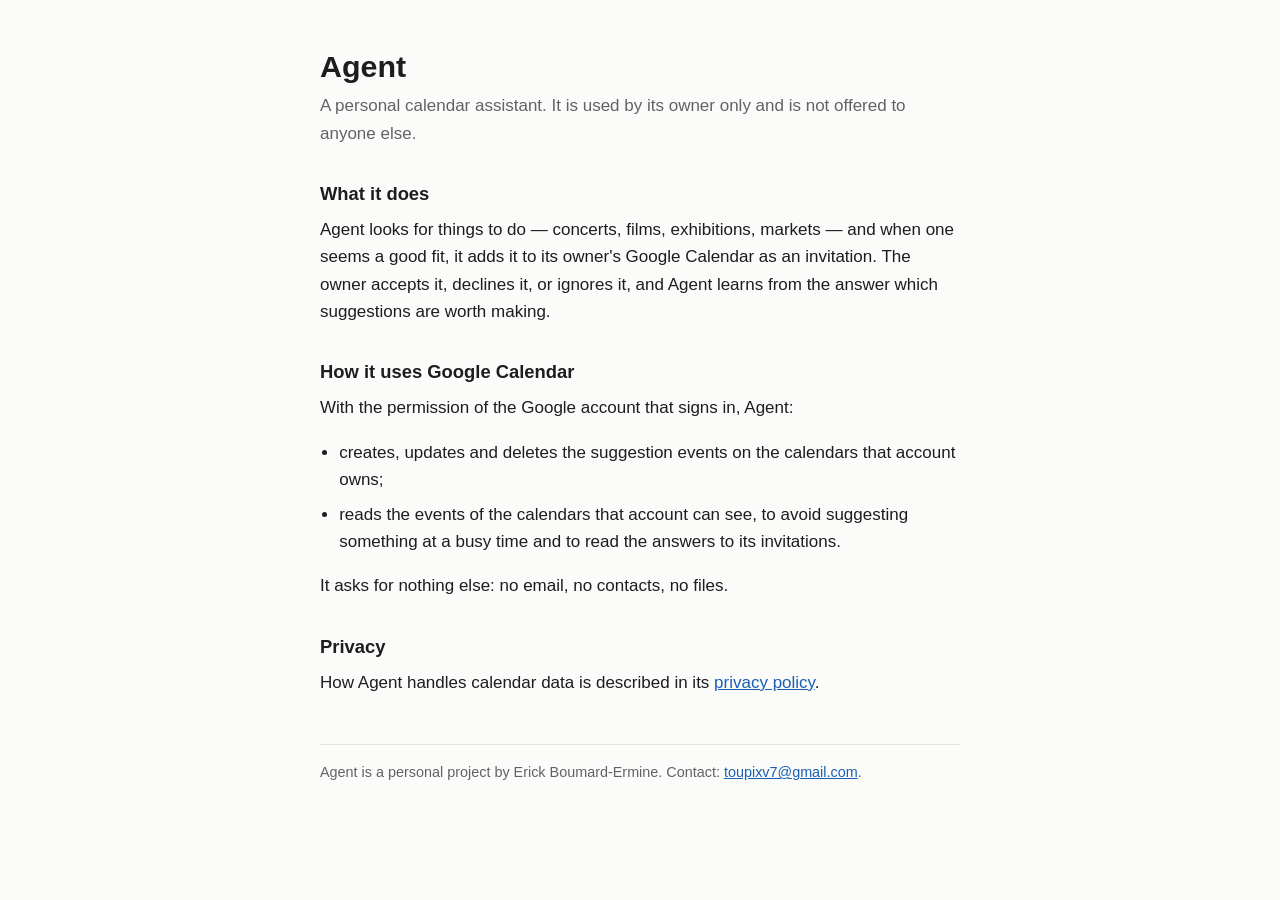
<file: agent/index.html>
<!doctype html>
<html lang="en">
<head>
  <meta charset="utf-8">
  <meta name="viewport" content="width=device-width, initial-scale=1">
  <title>Agent</title>
  <meta name="description" content="Agent, a personal calendar assistant used by its owner only.">
  <meta name="robots" content="noindex">
  <link rel="stylesheet" href="/agent/agent.css">
</head>
<body>
<main>
  <h1>Agent</h1>
  <p class="lead">A personal calendar assistant. It is used by its owner only and is not offered to anyone else.</p>

  <h2>What it does</h2>
  <p>Agent looks for things to do — concerts, films, exhibitions, markets — and when one seems a good fit, it adds it
    to its owner's Google Calendar as an invitation. The owner accepts it, declines it, or ignores it, and Agent
    learns from the answer which suggestions are worth making.</p>

  <h2>How it uses Google Calendar</h2>
  <p>With the permission of the Google account that signs in, Agent:</p>
  <ul>
    <li>creates, updates and deletes the suggestion events on the calendars that account owns;</li>
    <li>reads the events of the calendars that account can see, to avoid suggesting something at a busy time and to
      read the answers to its invitations.</li>
  </ul>
  <p>It asks for nothing else: no email, no contacts, no files.</p>

  <h2>Privacy</h2>
  <p>How Agent handles calendar data is described in its <a href="/agent/privacy/">privacy policy</a>.</p>

  <footer>
    Agent is a personal project by Erick Boumard-Ermine. Contact: <a href="mailto:toupixv7@gmail.com">toupixv7@gmail.com</a>.
  </footer>
</main>
</body>
</html>
</file>
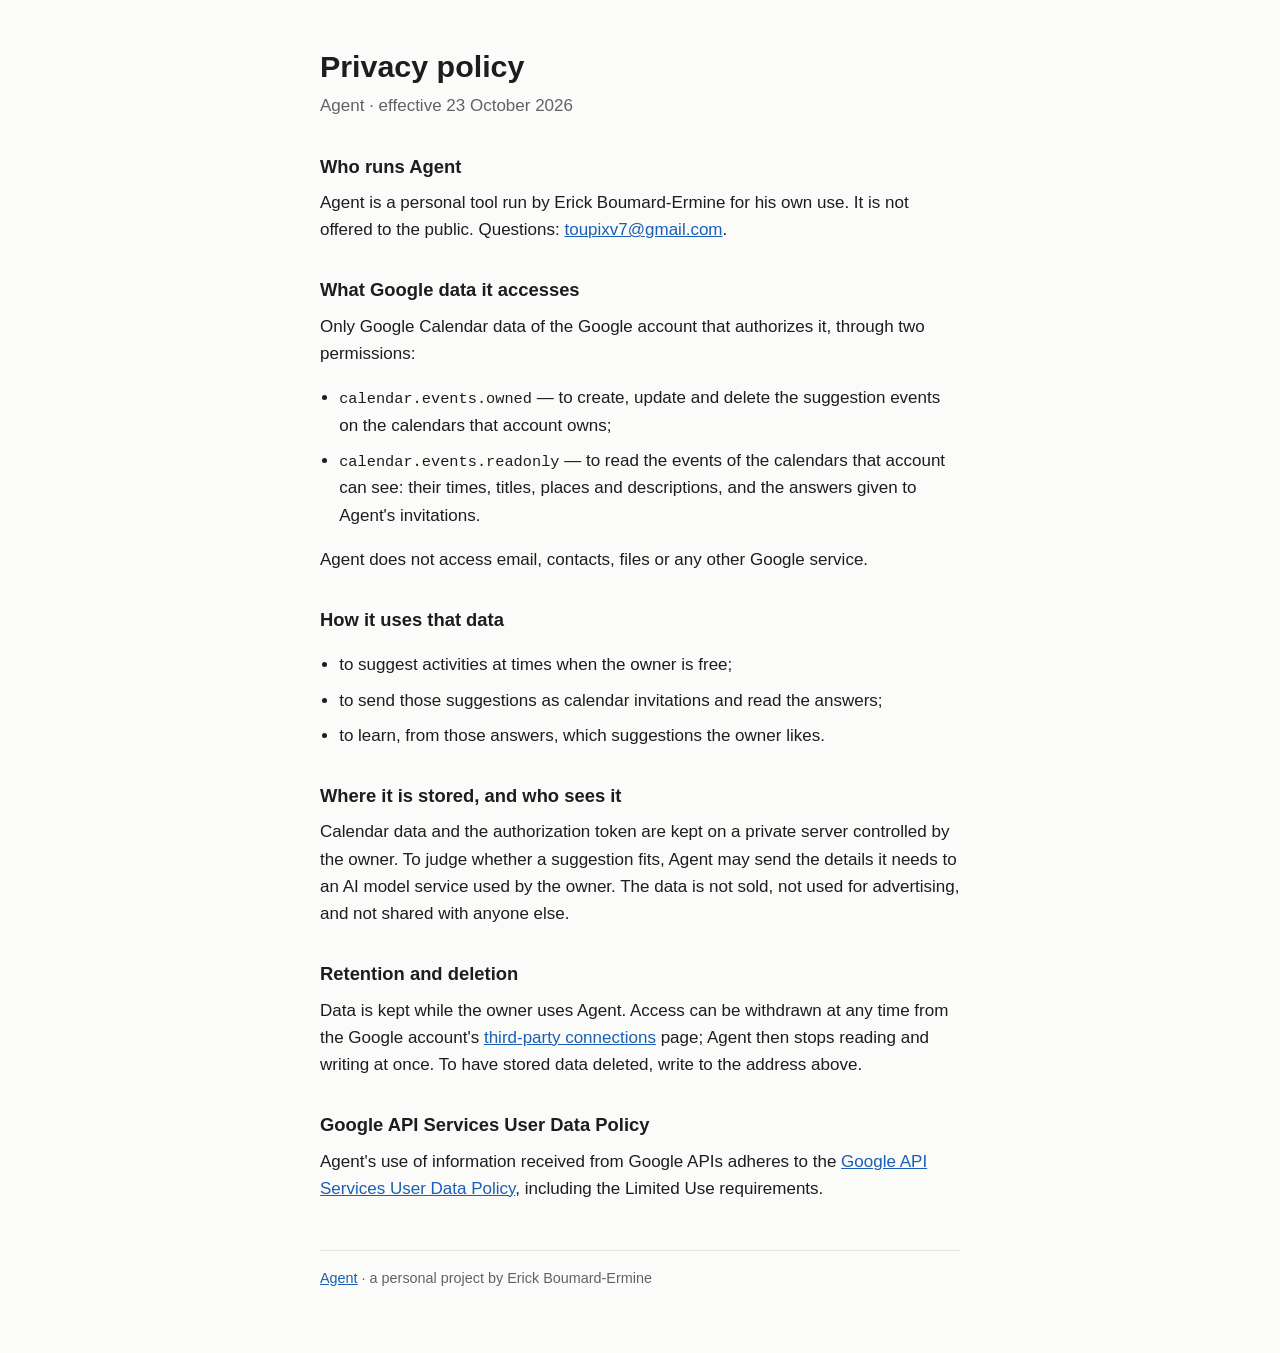
<file: agent/privacy/index.html>
<!doctype html>
<html lang="en">
<head>
  <meta charset="utf-8">
  <meta name="viewport" content="width=device-width, initial-scale=1">
  <title>Agent — Privacy policy</title>
  <meta name="description" content="Privacy policy of Agent, a personal calendar assistant.">
  <meta name="robots" content="noindex">
  <link rel="stylesheet" href="/agent/agent.css">
</head>
<body>
<main>
  <h1>Privacy policy</h1>
  <p class="lead">Agent · effective 23 October 2026</p>

  <h2>Who runs Agent</h2>
  <p>Agent is a personal tool run by Erick Boumard-Ermine for his own use. It is not offered to the public. Questions:
    <a href="mailto:toupixv7@gmail.com">toupixv7@gmail.com</a>.</p>

  <h2>What Google data it accesses</h2>
  <p>Only Google Calendar data of the Google account that authorizes it, through two permissions:</p>
  <ul>
    <li><code>calendar.events.owned</code> — to create, update and delete the suggestion events on the calendars
      that account owns;</li>
    <li><code>calendar.events.readonly</code> — to read the events of the calendars that account can see: their
      times, titles, places and descriptions, and the answers given to Agent's invitations.</li>
  </ul>
  <p>Agent does not access email, contacts, files or any other Google service.</p>

  <h2>How it uses that data</h2>
  <ul>
    <li>to suggest activities at times when the owner is free;</li>
    <li>to send those suggestions as calendar invitations and read the answers;</li>
    <li>to learn, from those answers, which suggestions the owner likes.</li>
  </ul>

  <h2>Where it is stored, and who sees it</h2>
  <p>Calendar data and the authorization token are kept on a private server controlled by the owner. To judge whether
    a suggestion fits, Agent may send the details it needs to an AI model service used by the owner. The data is not
    sold, not used for advertising, and not shared with anyone else.</p>

  <h2>Retention and deletion</h2>
  <p>Data is kept while the owner uses Agent. Access can be withdrawn at any time from the Google account's
    <a href="https://myaccount.google.com/connections">third-party connections</a> page; Agent then stops reading and
    writing at once. To have stored data deleted, write to the address above.</p>

  <h2>Google API Services User Data Policy</h2>
  <p>Agent's use of information received from Google APIs adheres to the
    <a href="https://developers.google.com/terms/api-services-user-data-policy">Google API Services User Data Policy</a>,
    including the Limited Use requirements.</p>

  <footer><a href="/agent/">Agent</a> · a personal project by Erick Boumard-Ermine</footer>
</main>
</body>
</html>
</file>
<file: agent/agent.css>
:root {
  --bg: #fbfbfa;
  --fg: #1d1d1f;
  --muted: #5f6368;
  --line: #e3e3e0;
  --link: #1a5fb4;
}
@media (prefers-color-scheme: dark) {
  :root {
    --bg: #141414;
    --fg: #ececec;
    --muted: #a0a0a0;
    --line: #2c2c2c;
    --link: #8ab4f8;
  }
}
* { box-sizing: border-box; }
body {
  margin: 0;
  background: var(--bg);
  color: var(--fg);
  font: 17px/1.6 -apple-system, BlinkMacSystemFont, "Segoe UI", Roboto, Helvetica, Arial, sans-serif;
}
main { max-width: 42rem; margin: 0 auto; padding: 3rem 1rem 4rem; }
h1 { font-size: 1.9rem; line-height: 1.2; margin: 0 0 .5rem; }
h2 { font-size: 1.15rem; margin: 2rem 0 .5rem; }
p, li { margin: .5rem 0; }
ul { padding-left: 1.2rem; }
a { color: var(--link); }
.lead { color: var(--muted); margin-bottom: 2rem; }
code { font-size: .9em; }
footer { margin-top: 3rem; padding-top: 1rem; border-top: 1px solid var(--line); color: var(--muted); font-size: .9rem; }
</file>
